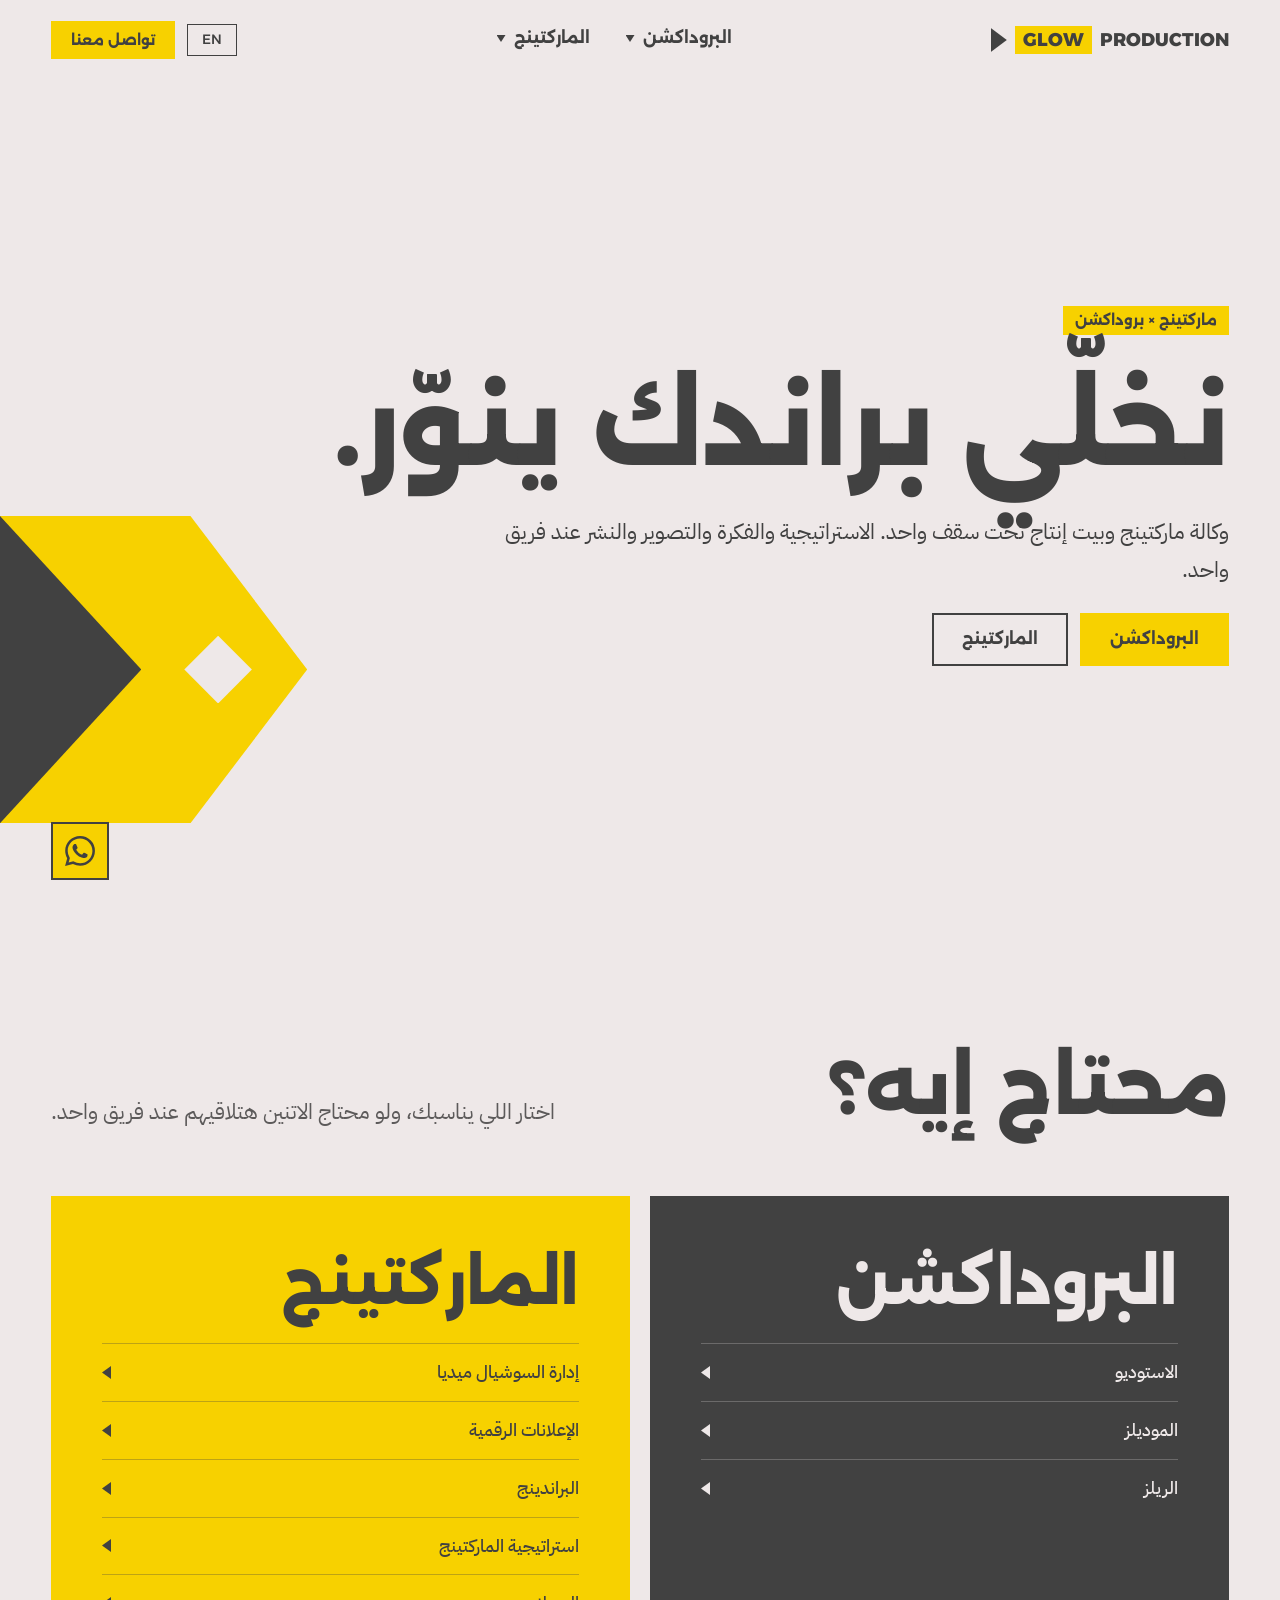
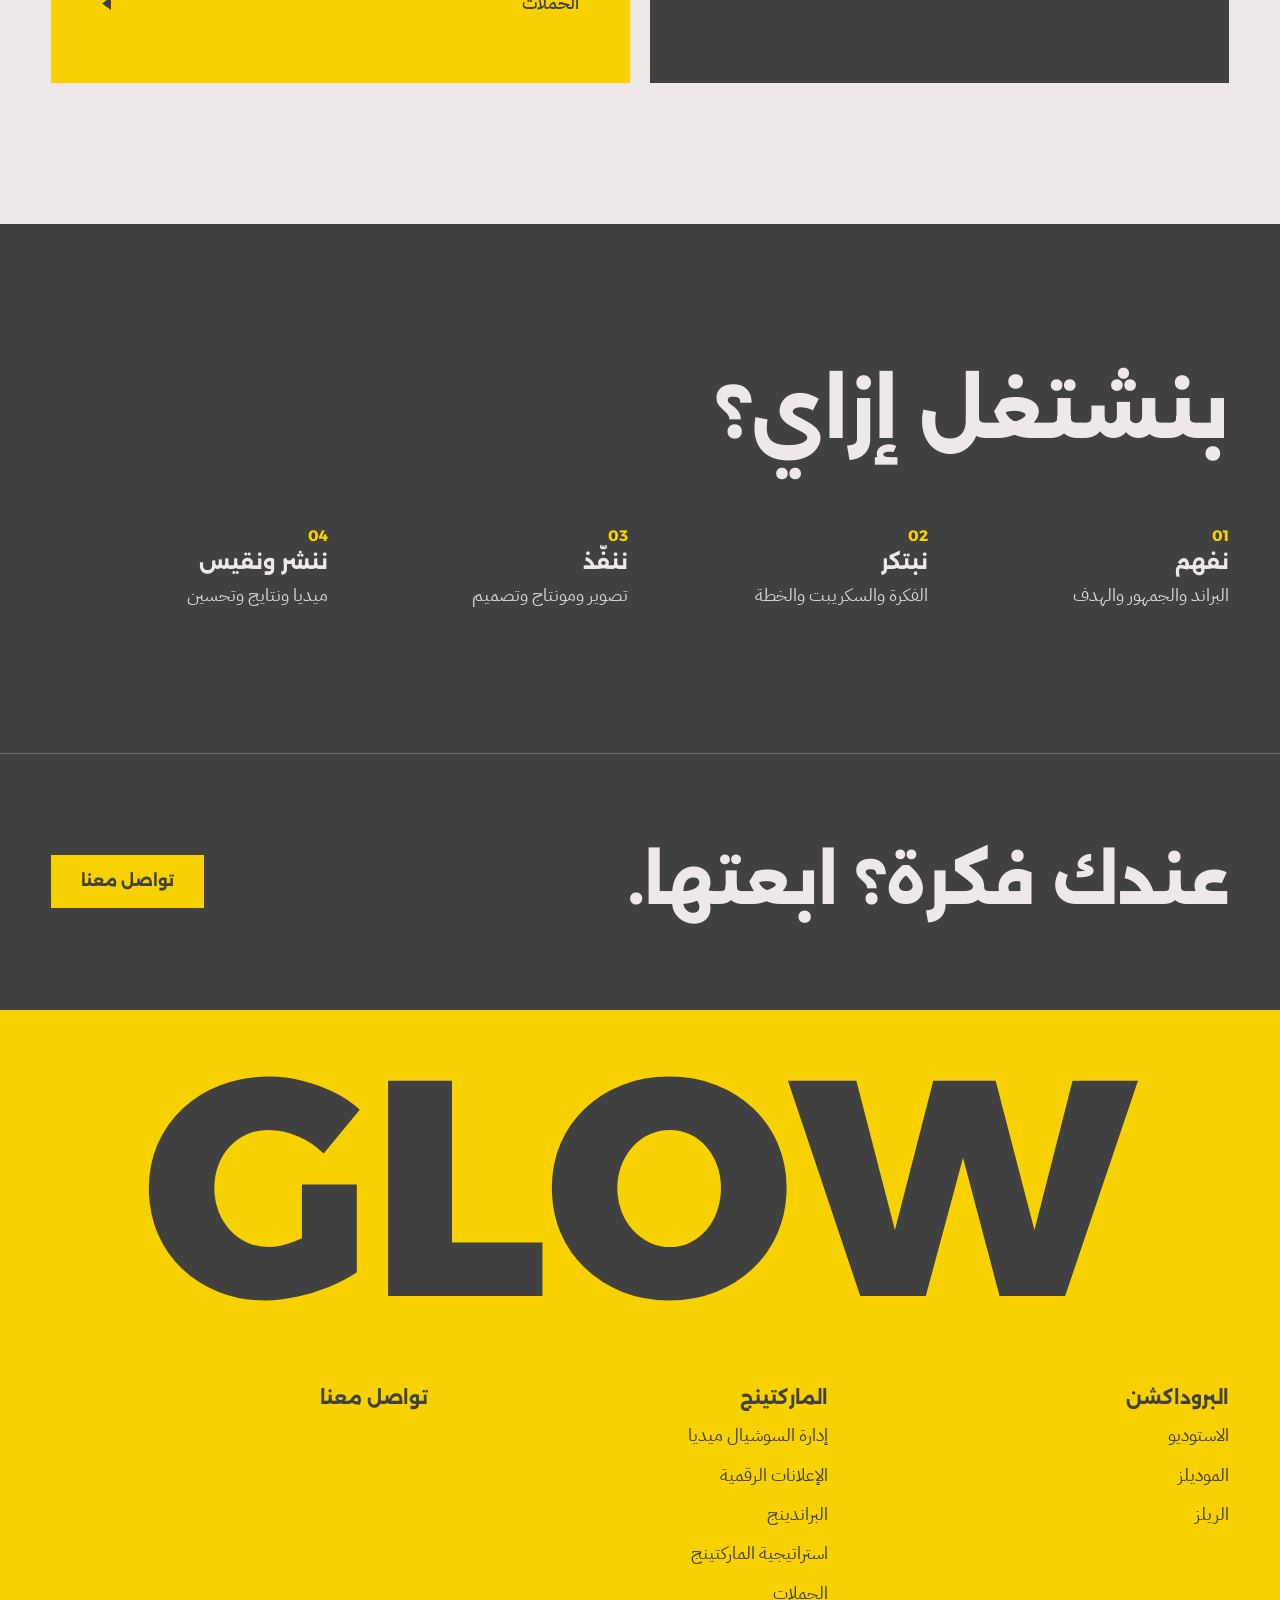
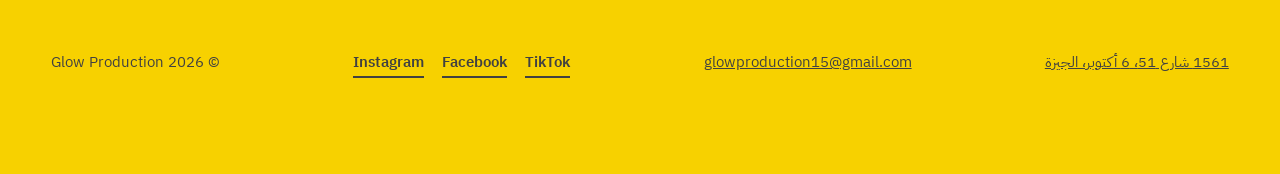
<file: index.html>
<!doctype html>
<html lang="ar" dir="rtl">
<head>
  <meta charset="utf-8">
  <meta name="viewport" content="width=device-width, initial-scale=1">
  <title data-i18n="title.home">Glow Production | ماركتينج وبروداكشن</title>
  <meta name="description" content="وكالة ماركتينج وبيت إنتاج تحت سقف واحد.">
  <script>document.documentElement.classList.add('js')</script>
  <link rel="preconnect" href="https://fonts.googleapis.com">
  <link rel="preconnect" href="https://fonts.gstatic.com" crossorigin>
  <link href="https://fonts.googleapis.com/css2?family=Alexandria:wght@300;500;700;800&family=IBM+Plex+Sans+Arabic:wght@400;500;600&display=swap" rel="stylesheet">
  <link rel="icon" href="data:image/svg+xml,%3Csvg xmlns=%22http://www.w3.org/2000/svg%22 viewBox=%220 0 32 32%22%3E%3Crect width=%2232%22 height=%2232%22 fill=%22%23f7d100%22/%3E%3Cpath d=%22M9 6l16 10-16 10z%22 fill=%22%23414141%22/%3E%3C/svg%3E">
  <link rel="stylesheet" href="styles.css">
</head>
<body data-page="home">
  <main id="main">
    <section class="hero" id="top" data-edit="site">
      <div class="hero__mark" aria-hidden="true"><i class="a"></i><i class="b"></i><i class="c"></i></div>
      <div class="hero__inner">
        <p class="eyebrow" data-i18n="hero.eyebrow">ماركتينج × بروداكشن</p>
        <h1 data-i18n="hero.title">نخلّي براندك ينوّر.</h1>
        <div class="hero__foot">
          <p class="lead" data-i18n="hero.lead">وكالة ماركتينج وبيت إنتاج تحت سقف واحد. الاستراتيجية والفكرة والتصوير والنشر عند فريق واحد.</p>
          <div class="hero__cta">
            <a class="btn" href="production.html" data-i18n="cta.production">البروداكشن</a>
            <a class="btn btn--ghost" href="marketing.html" data-i18n="cta.marketing">الماركتينج</a>
          </div>
        </div>
        <button class="reel" type="button" id="showreel" hidden>
          <span class="reel__icon" aria-hidden="true"></span>
          <span data-i18n="cta.reel">شغّل الشوريل</span>
        </button>
      </div>
    </section>

    <!-- Sections below fill from content/*.json and stay hidden while empty. -->
    <section class="clients" id="clients" aria-label="Clients" data-edit="home" hidden>
      <div class="clients__track" id="clientsTrack"></div>
    </section>

    <section class="section" id="services">
      <div class="section__head reveal">
        <h2 data-i18n="doors.title">محتاج إيه؟</h2>
        <p class="lead" data-i18n="doors.lead">اختار اللي يناسبك، ولو محتاج الاتنين هتلاقيهم عند فريق واحد.</p>
      </div>
      <div class="doors reveal" id="doors"></div>
    </section>

    <section class="section section--tight" id="work" data-edit="works" hidden>
      <div class="section__head reveal">
        <h2 data-i18n="work.title">الشغل بيتكلم.</h2>
        <div class="filters" id="filters" role="group" aria-label="Filter work"></div>
      </div>
      <div class="grid" id="grid"></div>
    </section>

    <section class="section section--dark">
      <h2 class="reveal" data-i18n="steps.title">بنشتغل إزاي؟</h2>
      <ol class="steps reveal">
        <li><b data-i18n="step.1">نفهم</b><span data-i18n="step.1d">البراند والجمهور والهدف</span></li>
        <li><b data-i18n="step.2">نبتكر</b><span data-i18n="step.2d">الفكرة والسكريبت والخطة</span></li>
        <li><b data-i18n="step.3">ننفّذ</b><span data-i18n="step.3d">تصوير ومونتاج وتصميم</span></li>
        <li><b data-i18n="step.4">ننشر ونقيس</b><span data-i18n="step.4d">ميديا ونتايج وتحسين</span></li>
      </ol>
    </section>

    <section class="section section--yellow" id="proof" data-edit="home" hidden>
      <div class="stats reveal" id="stats"></div>
      <figure class="quote reveal" id="quote">
        <blockquote id="quoteText"></blockquote>
        <figcaption id="quoteBy"></figcaption>
      </figure>
    </section>

    <section class="band section--dark">
      <h2 data-i18n="band.title">عندك فكرة؟ ابعتها.</h2>
      <a class="btn" href="contact.html" data-i18n="cta.contact">تواصل معنا</a>
    </section>
  </main>
  <script src="main.js"></script>
</body>
</html>
</file>
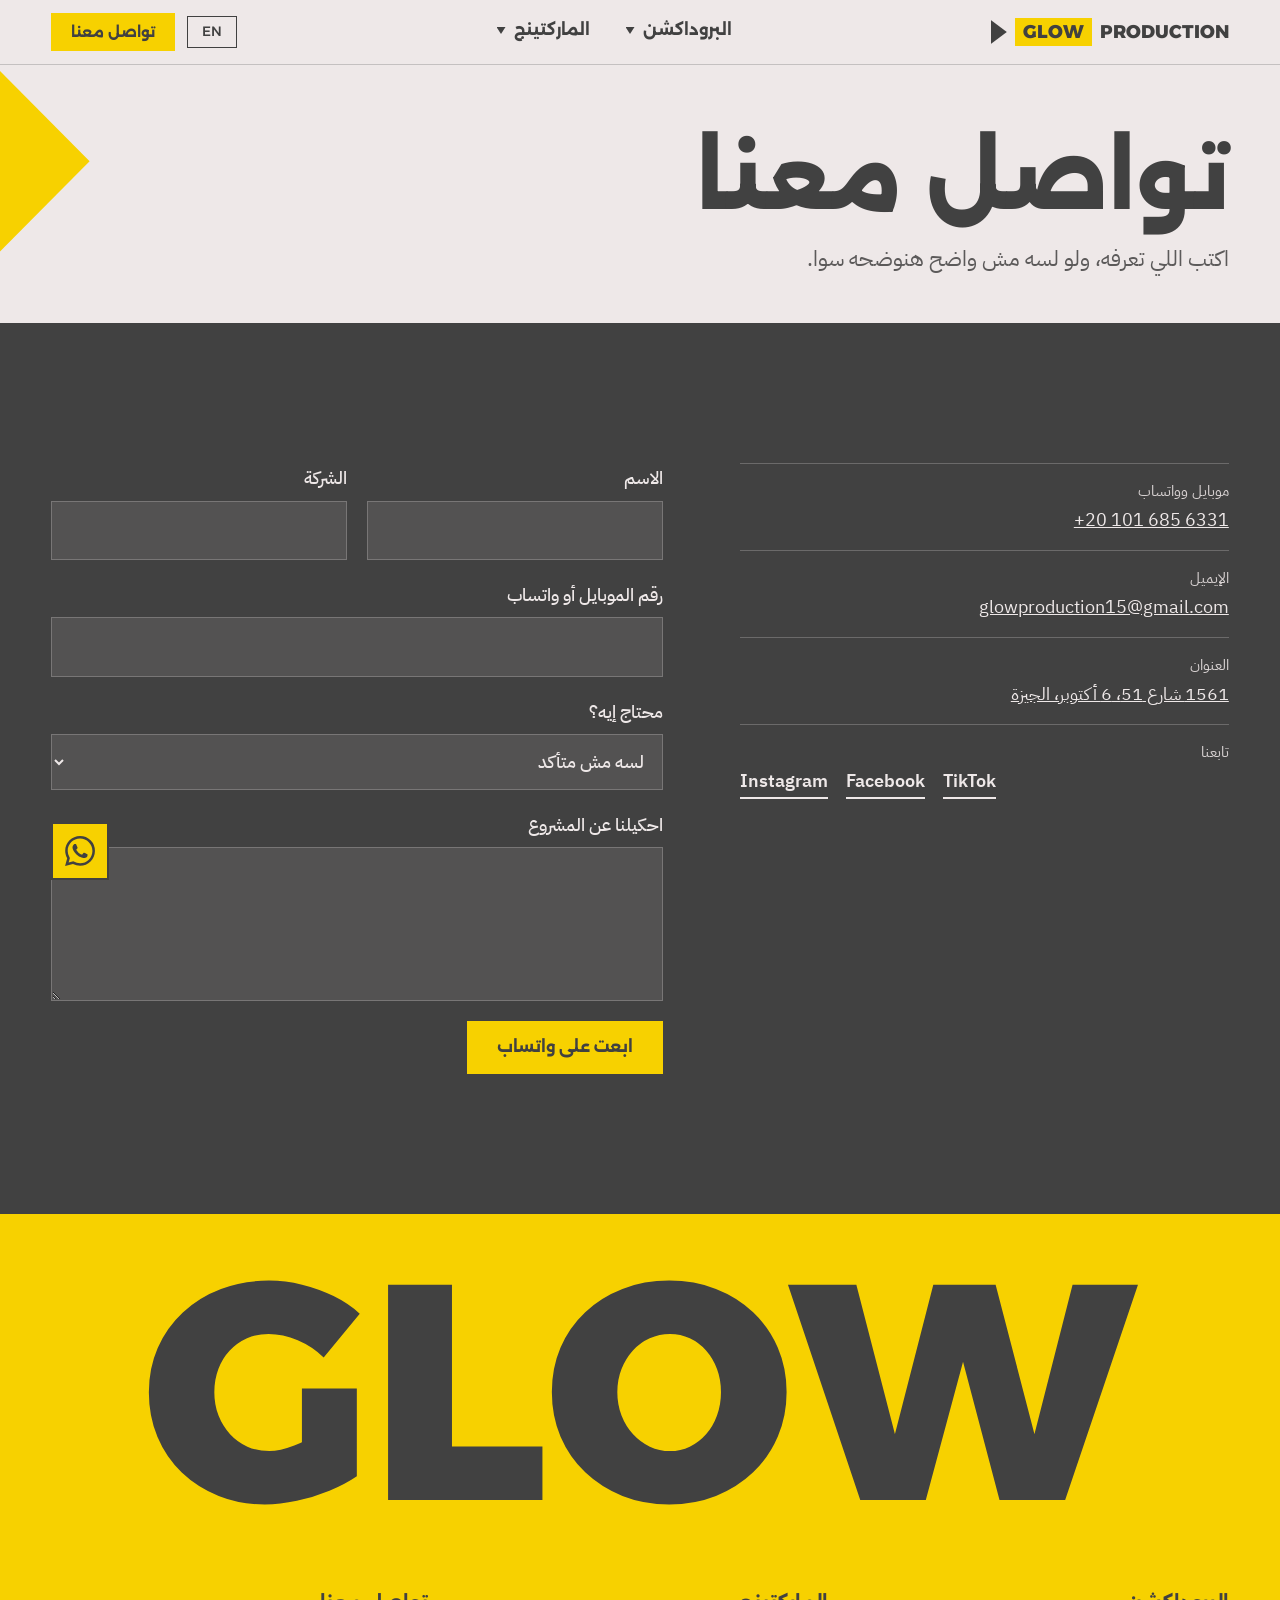
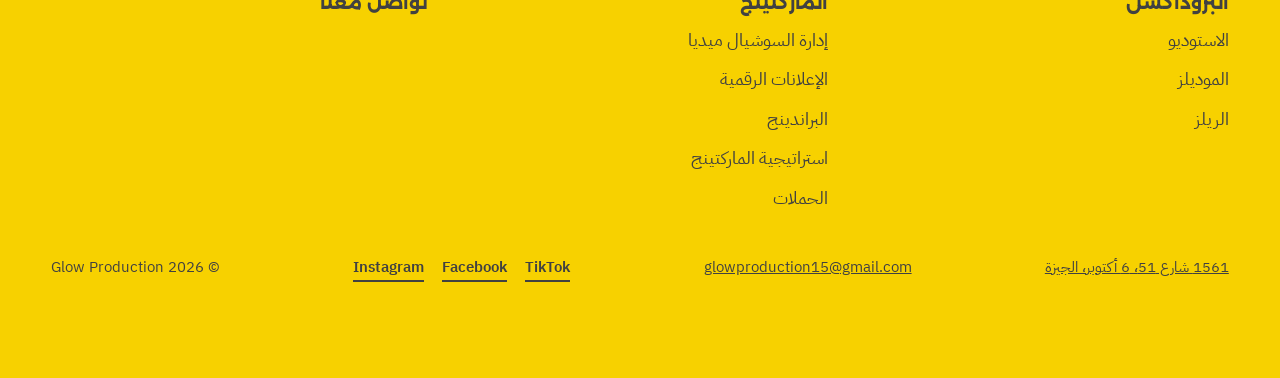
<file: contact.html>
<!doctype html>
<html lang="ar" dir="rtl">
<head>
  <meta charset="utf-8">
  <meta name="viewport" content="width=device-width, initial-scale=1">
  <title data-i18n="title.contact">تواصل معنا | Glow Production</title>
  <meta name="description" content="ابعت تفاصيل مشروعك لفريق Glow Production.">
  <script>document.documentElement.classList.add('js')</script>
  <link rel="preconnect" href="https://fonts.googleapis.com">
  <link rel="preconnect" href="https://fonts.gstatic.com" crossorigin>
  <link href="https://fonts.googleapis.com/css2?family=Alexandria:wght@300;500;700;800&family=IBM+Plex+Sans+Arabic:wght@400;500;600&display=swap" rel="stylesheet">
  <link rel="icon" href="data:image/svg+xml,%3Csvg xmlns=%22http://www.w3.org/2000/svg%22 viewBox=%220 0 32 32%22%3E%3Crect width=%2232%22 height=%2232%22 fill=%22%23f7d100%22/%3E%3Cpath d=%22M9 6l16 10-16 10z%22 fill=%22%23414141%22/%3E%3C/svg%3E">
  <link rel="stylesheet" href="styles.css">
</head>
<body data-page="contact">
  <main id="main">
    <section class="page-hero">
      <div class="page-hero__shape" aria-hidden="true"></div>
      <h1 data-i18n="contact.title">تواصل معنا</h1>
      <p class="lead" data-i18n="contact.lead">اكتب اللي تعرفه، ولو لسه مش واضح هنوضحه سوا.</p>
    </section>

    <section class="section section--dark brief">
      <div class="brief__intro">
        <dl class="contact-list" data-edit="site">
          <div><dt data-i18n="contact.phone">موبايل وواتساب</dt><dd><a id="contactPhone" dir="ltr"></a></dd></div>
          <div><dt data-i18n="contact.email">الإيميل</dt><dd><a id="contactEmail" dir="ltr"></a></dd></div>
          <div><dt data-i18n="contact.address">العنوان</dt><dd><a class="address" id="contactAddress" target="_blank" rel="noopener"></a></dd></div>
          <div><dt data-i18n="contact.social">تابعنا</dt><dd class="social" id="contactSocial"></dd></div>
        </dl>
      </div>
      <form class="form" id="form" novalidate>
        <label><span data-i18n="f.name">الاسم</span><input name="name" autocomplete="name" required></label>
        <label><span data-i18n="f.company">الشركة</span><input name="company" autocomplete="organization"></label>
        <label class="form__wide"><span data-i18n="f.phone">رقم الموبايل أو واتساب</span><input name="phone" type="tel" dir="ltr" autocomplete="tel" required></label>
        <label class="form__wide"><span data-i18n="f.type">محتاج إيه؟</span><select name="type" id="typeSelect"></select></label>
        <label class="form__wide"><span data-i18n="f.notes">احكيلنا عن المشروع</span><textarea name="notes" rows="4"></textarea></label>
        <div class="form__wide form__end">
          <button class="btn" type="submit" data-i18n="f.send">ابعت على واتساب</button>
          <p class="form__msg" id="formMsg" role="status"></p>
        </div>
      </form>
    </section>
  </main>
  <script src="main.js"></script>
</body>
</html>
</file>
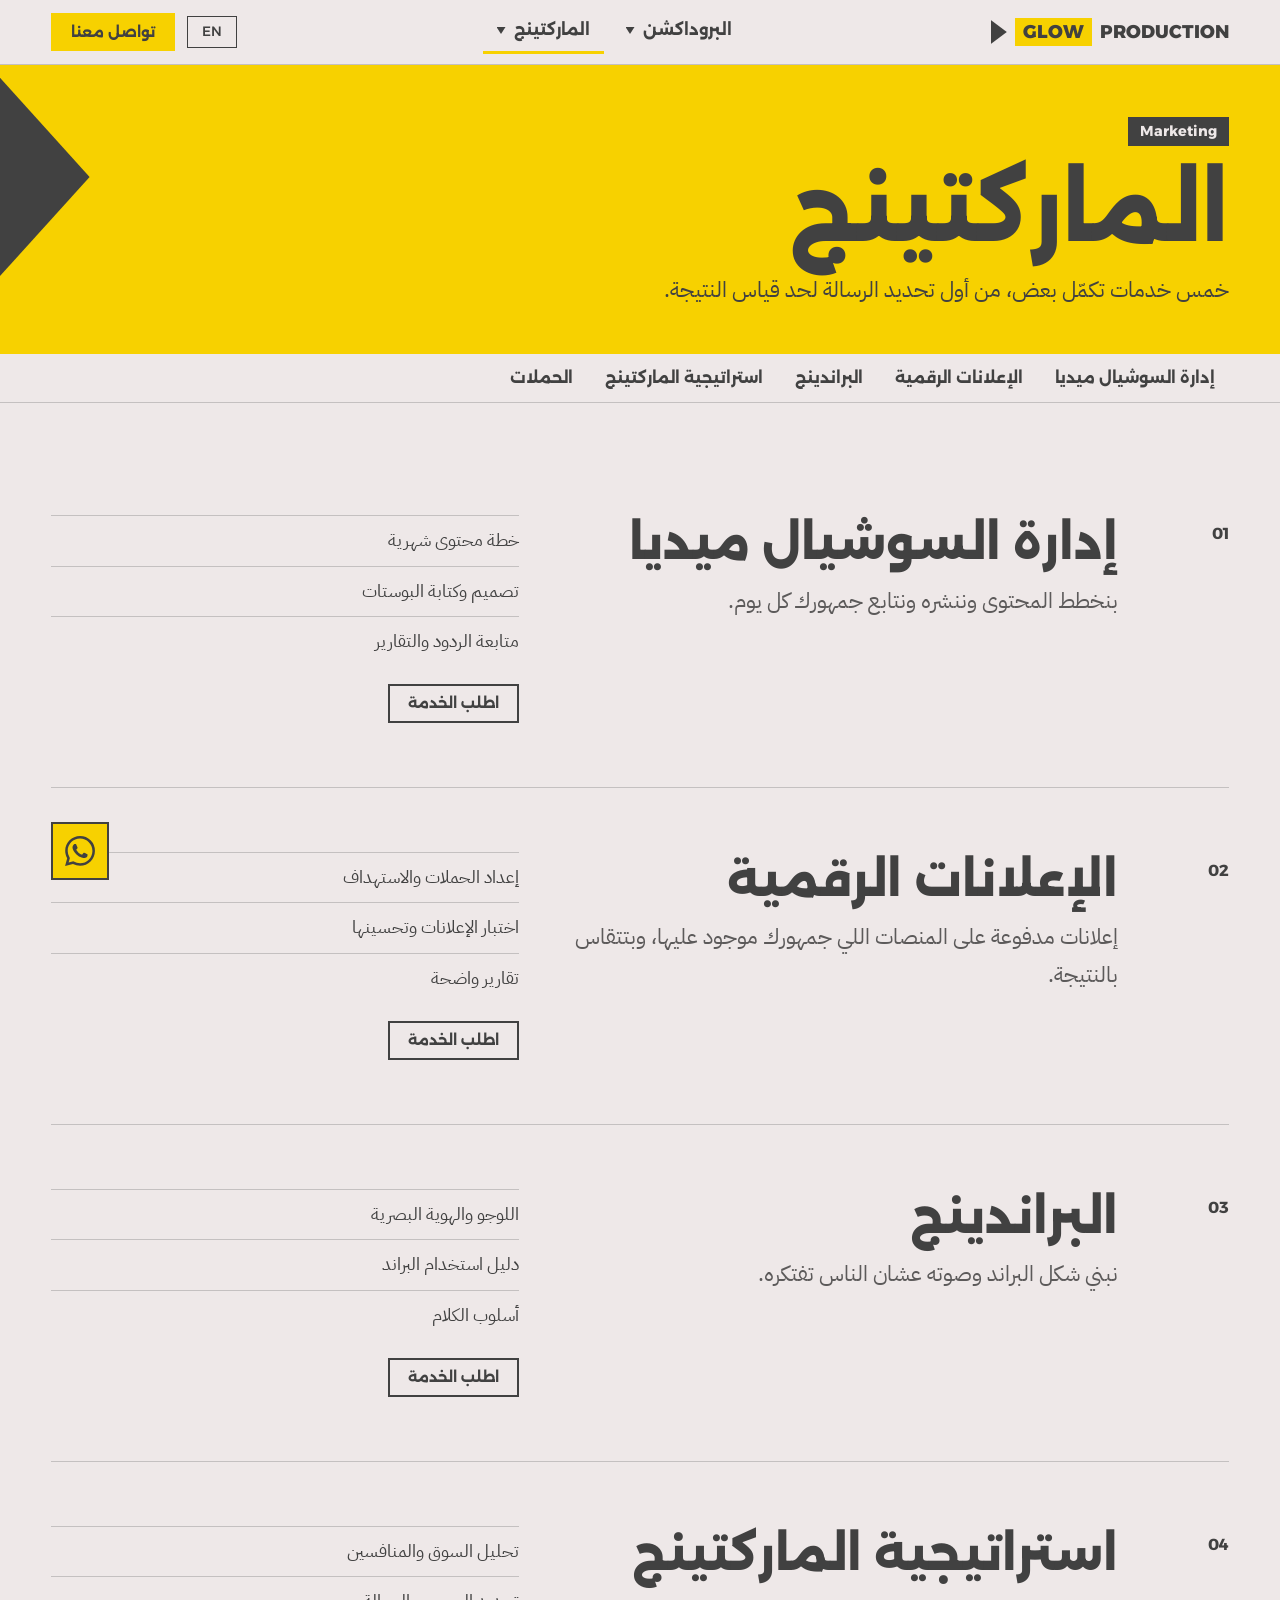
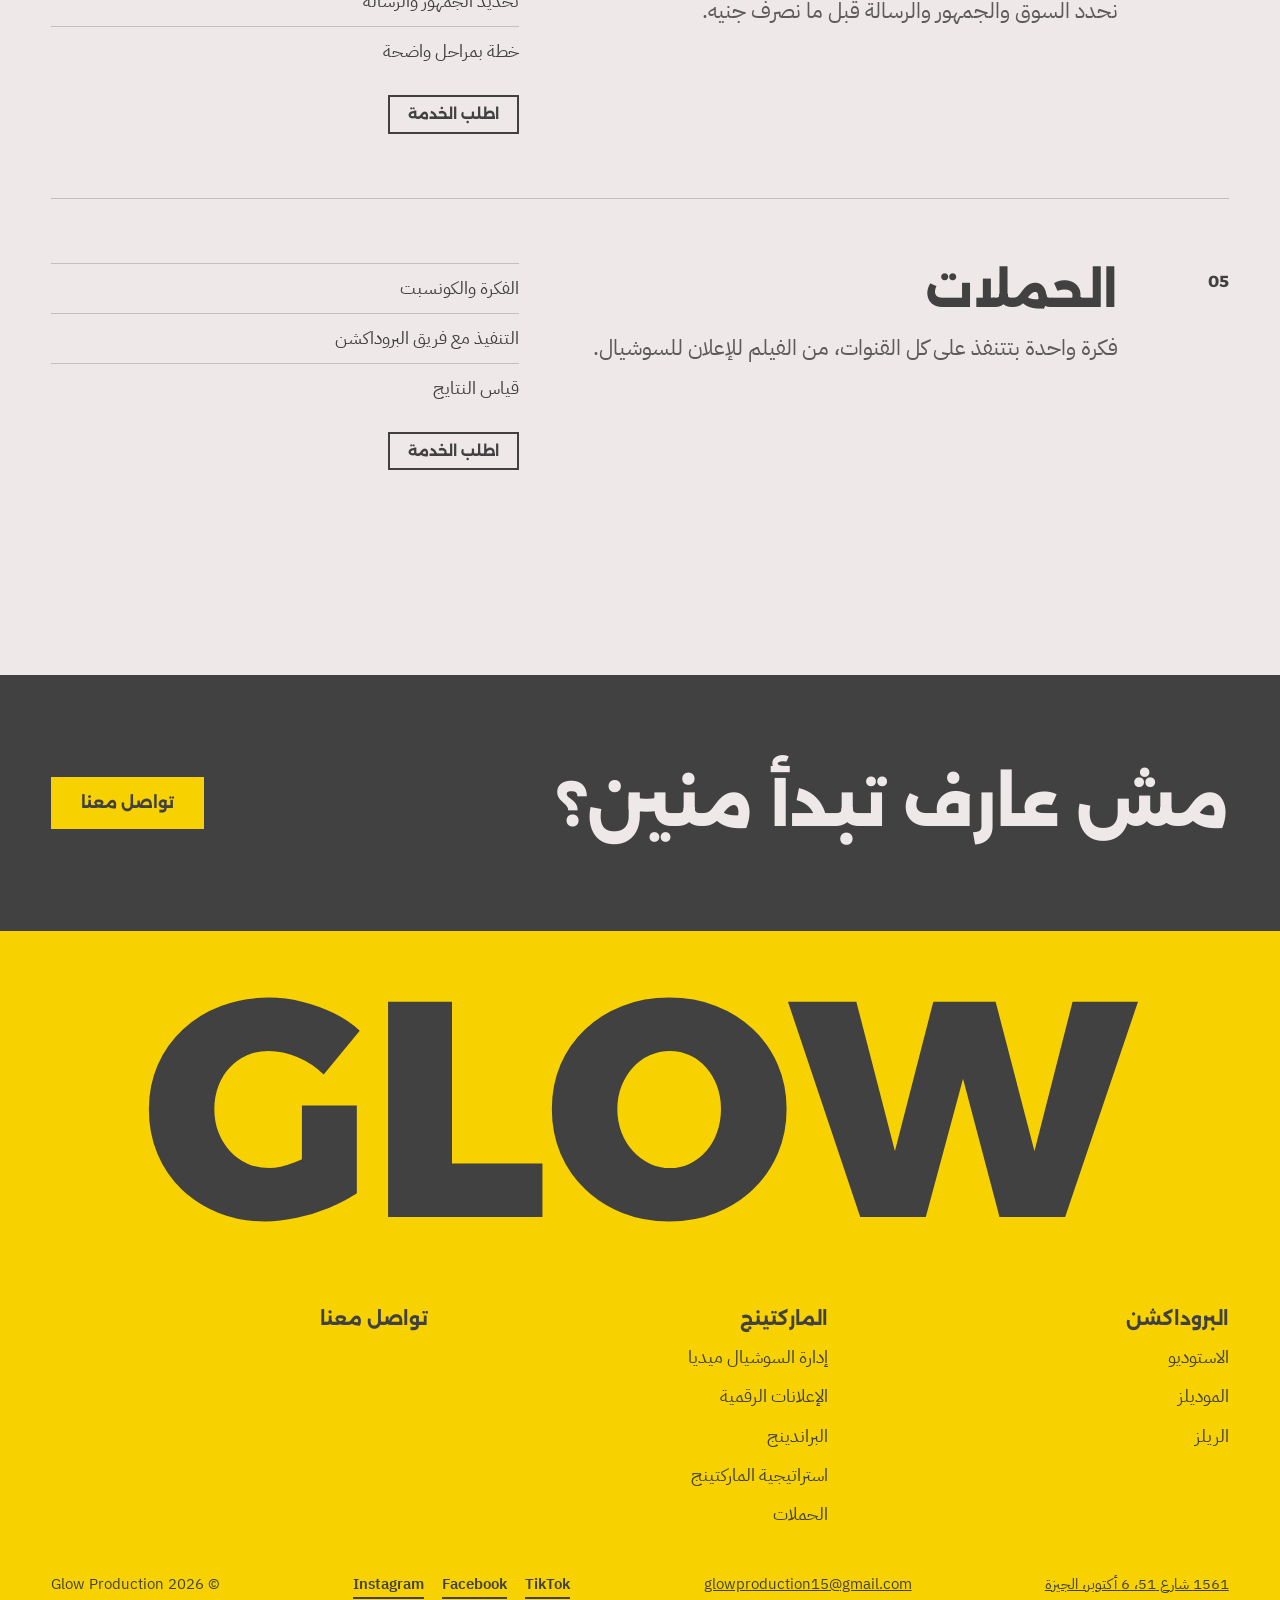
<file: marketing.html>
<!doctype html>
<html lang="ar" dir="rtl">
<head>
  <meta charset="utf-8">
  <meta name="viewport" content="width=device-width, initial-scale=1">
  <title data-i18n="title.marketing">الماركتينج | Glow Production</title>
  <meta name="description" content="إدارة السوشيال ميديا والإعلانات الرقمية والبراندينج واستراتيجية الماركتينج والحملات.">
  <script>document.documentElement.classList.add('js')</script>
  <link rel="preconnect" href="https://fonts.googleapis.com">
  <link rel="preconnect" href="https://fonts.gstatic.com" crossorigin>
  <link href="https://fonts.googleapis.com/css2?family=Alexandria:wght@300;500;700;800&family=IBM+Plex+Sans+Arabic:wght@400;500;600&display=swap" rel="stylesheet">
  <link rel="icon" href="data:image/svg+xml,%3Csvg xmlns=%22http://www.w3.org/2000/svg%22 viewBox=%220 0 32 32%22%3E%3Crect width=%2232%22 height=%2232%22 fill=%22%23f7d100%22/%3E%3Cpath d=%22M9 6l16 10-16 10z%22 fill=%22%23414141%22/%3E%3C/svg%3E">
  <link rel="stylesheet" href="styles.css">
</head>
<body data-page="marketing">
  <main id="main">
    <section class="page-hero section--yellow">
      <div class="page-hero__shape" aria-hidden="true"></div>
      <p class="eyebrow eyebrow--dark" data-i18n="mkt.tag">Marketing</p>
      <h1 data-i18n="mkt.title">الماركتينج</h1>
      <p class="lead" data-i18n="mkt.lead">خمس خدمات تكمّل بعض، من أول تحديد الرسالة لحد قياس النتيجة.</p>
    </section>

    <nav class="subnav" id="subnav" aria-label="Marketing"></nav>

    <section class="section section--tight">
      <div id="services" data-edit="sections"></div>
    </section>

    <section class="band section--dark">
      <h2 data-i18n="mkt.band">مش عارف تبدأ منين؟</h2>
      <a class="btn" href="contact.html" data-i18n="cta.contact">تواصل معنا</a>
    </section>
  </main>
  <script src="main.js"></script>
</body>
</html>
</file>
<file: styles.css>
:root {
  --yellow: #f7d100;
  --gray: #414141;
  --beige: #eee8e8;
  --muted: #5c5a5a;
  --line: rgba(65, 65, 65, .24);
  --line-on-dark: rgba(238, 232, 232, .24);
  --gutter: clamp(16px, 4vw, 56px);
  --display: "Alexandria", system-ui, sans-serif;
  --body: "IBM Plex Sans Arabic", "Alexandria", system-ui, sans-serif;
  /* Shapes taken from the logo */
  --arrow: polygon(0 0, 62% 0, 100% 50%, 62% 100%, 0 100%);
  --wedge: polygon(0 0, 100% 50%, 0 100%);
  --diamond: polygon(50% 0, 100% 50%, 50% 100%, 0 50%);
  --vee: polygon(0 0, 100% 0, 50% 100%);
}

* { box-sizing: border-box; }
[hidden] { display: none !important; }
html { scroll-behavior: smooth; scroll-padding-top: 130px; }
body {
  margin: 0;
  background: var(--beige);
  color: var(--gray);
  font: 400 clamp(1rem, .96rem + .2vw, 1.125rem)/1.75 var(--body);
  overflow-x: clip;
}
h1, h2, h3 { font-family: var(--display); font-weight: 800; line-height: 1.2; margin: 0; }
h2 { font-size: clamp(2.2rem, 6vw, 4.75rem); }
h3 { font-size: clamp(1.5rem, 3vw, 2.25rem); }
p { margin: 0; }
a { color: inherit; }
ul, ol { list-style: none; margin: 0; padding: 0; }
:focus-visible { outline: 2px solid currentColor; outline-offset: 3px; }

.skip { position: fixed; inset-inline-start: 12px; top: -60px; z-index: 100; background: var(--gray); color: var(--beige); padding: 8px 14px; }
.skip:focus { top: 12px; }
.eyebrow { display: inline-block; background: var(--yellow); color: var(--gray); padding: 3px 12px; font: 700 .9rem/1.6 var(--display); }
.lead { color: var(--muted); font-size: clamp(1.05rem, 1rem + .45vw, 1.35rem); max-width: 34em; }
.todo { border-bottom: 1px dashed currentColor; opacity: .8; }

.btn {
  display: inline-block; padding: 14px 28px; border: 2px solid var(--yellow);
  background: var(--yellow); color: var(--gray); font: 700 1rem/1.3 var(--display); text-decoration: none; cursor: pointer;
  transition: background .18s, color .18s, border-color .18s;
}
.btn:hover { background: var(--gray); border-color: var(--gray); color: var(--beige); }
.btn--ghost { background: transparent; color: var(--gray); border-color: var(--gray); }
.btn--small { padding: 8px 18px; font-size: .9rem; }
.brief .btn:hover { background: var(--beige); border-color: var(--beige); color: var(--gray); }

/* Header */
.header {
  position: fixed; inset: 0 0 auto; z-index: 50; display: flex; align-items: center; justify-content: space-between; gap: 24px;
  padding: 18px var(--gutter); transition: background .25s, padding .25s;
}
.header.is-solid { background: var(--beige); border-bottom: 1px solid var(--line); padding-block: 10px; }
.logo { display: inline-flex; align-items: center; text-decoration: none; direction: ltr; }
.logo img { display: block; height: 44px; width: auto; max-width: 46vw; object-fit: contain; }
.logo img:not([hidden]) + .logo__text { display: none; }
.logo__text { display: inline-flex; align-items: center; gap: 8px; font: 800 1.15rem/1 var(--display); }
.logo__text i { width: 16px; height: 24px; background: var(--gray); clip-path: var(--wedge); }
.logo__text b { background: var(--yellow); padding: 5px 8px; font-weight: 800; }
.nav { display: flex; gap: 8px; align-items: center; }
.nav__group { position: relative; }
.nav__top { display: inline-flex; align-items: center; gap: 8px; padding: 10px 14px; text-decoration: none; font: 700 1rem/1.3 var(--display); border-bottom: 3px solid transparent; }
.nav__group .nav__top::after { content: ""; width: 9px; height: 7px; background: currentColor; clip-path: var(--vee); }
.nav__top:hover, .nav__top[aria-current] { border-color: var(--yellow); }
.nav__contact { display: none; }
.nav__panel { position: absolute; top: 100%; inset-inline-start: 0; min-width: 250px; padding: 8px; background: var(--gray); color: var(--beige); visibility: hidden; opacity: 0; transform: translateY(6px); transition: opacity .16s, transform .16s, visibility .16s; }
.nav__group:hover .nav__panel, .nav__group:focus-within .nav__panel { visibility: visible; opacity: 1; transform: none; }
.nav__panel a { display: block; padding: 10px 12px; text-decoration: none; font-weight: 500; }
.nav__panel a:hover, .nav__panel a:focus-visible { background: var(--yellow); color: var(--gray); }
.header__actions { display: flex; align-items: center; gap: 12px; }
.lang { background: none; border: 1px solid var(--gray); color: var(--gray); padding: 8px 14px; font: 500 .85rem/1 var(--display); cursor: pointer; }
.lang:hover { background: var(--gray); color: var(--beige); }
.menu { display: none; width: 42px; height: 42px; background: none; border: 1px solid var(--gray); cursor: pointer; position: relative; }
.menu span { position: absolute; inset-inline: 10px; height: 2px; background: var(--gray); transition: transform .2s, top .2s; }
.menu span:first-child { top: 15px; }
.menu span:last-child { top: 23px; }
.menu[aria-expanded="true"] span:first-child { top: 19px; transform: rotate(45deg); }
.menu[aria-expanded="true"] span:last-child { top: 19px; transform: rotate(-45deg); }

/* Hero */
.hero { --mark: min(24vw, 40svh); position: relative; min-height: 100svh; display: flex; align-items: center; overflow: hidden; isolation: isolate; }
[dir="rtl"] .hero__mark { left: 0; }
[dir="ltr"] .hero__mark { right: 0; }
.hero__mark { position: absolute; z-index: -1; bottom: clamp(32px, 6vw, 80px); width: var(--mark); aspect-ratio: 1; direction: ltr; }
.hero__mark i { position: absolute; display: block; }
.hero__mark .a { inset: 0; background: var(--yellow); clip-path: var(--arrow); }
.hero__mark .b { inset: 0 auto 0 0; width: 46%; background: var(--gray); clip-path: var(--wedge); }
.hero__mark .c { width: 22%; aspect-ratio: 1; top: 39%; left: 60%; background: var(--beige); clip-path: var(--diamond); }
.hero__inner { width: 100%; padding: 110px calc(var(--mark) + 24px) 40px var(--gutter); padding-inline: var(--gutter) calc(var(--mark) + 24px); position: relative; }
.hero h1 { font-size: clamp(3.2rem, 8.4vw, 8.5rem); line-height: 1.16; margin-block: 30px 24px; }
.hero__foot { display: flex; flex-direction: column; align-items: flex-start; gap: 24px; }
.hero__foot .lead { color: var(--gray); }
.hero__cta { display: flex; flex-wrap: wrap; gap: 12px; }
.reel { display: inline-flex; align-items: center; gap: 12px; margin-top: 28px; background: none; border: 0; padding: 0; color: var(--gray); font: 700 1rem/1 var(--display); cursor: pointer; }
.reel__icon { width: 26px; height: 34px; background: var(--gray); clip-path: var(--wedge); transition: transform .2s; }
.reel:hover .reel__icon { transform: translateX(4px); }

/* Clients */
.clients { background: var(--yellow); overflow: hidden; padding-block: 18px; direction: ltr; }
.clients__track { display: flex; width: max-content; animation: slide 36s linear infinite; }
.clients__set { display: flex; align-items: center; gap: 72px; padding-right: 72px; }
.clients img { display: block; height: 40px; width: auto; max-width: 160px; object-fit: contain; mix-blend-mode: multiply; }
.clients span { font: 700 1.05rem/1.4 var(--display); white-space: nowrap; }
@keyframes slide { to { transform: translateX(-50%); } }

/* Sections */
.section { padding: clamp(72px, 11vw, 150px) var(--gutter); }
.section--dark { background: var(--gray); color: var(--beige); --line: var(--line-on-dark); --muted: #d9d3d3; }
.section--yellow { background: var(--yellow); --line: rgba(65, 65, 65, .32); --muted: var(--gray); }
.section__head { display: flex; flex-wrap: wrap; align-items: flex-end; justify-content: space-between; gap: 24px; margin-bottom: clamp(32px, 5vw, 64px); }

/* Work */
.filters { display: flex; flex-wrap: wrap; gap: 8px; }
.filters button { background: none; color: var(--gray); border: 1px solid var(--gray); padding: 8px 18px; font: 500 .95rem/1.4 var(--display); cursor: pointer; }
.filters button:hover { background: var(--yellow); border-color: var(--yellow); }
.filters button[aria-pressed="true"] { background: var(--gray); border-color: var(--gray); color: var(--beige); }
.grid { display: grid; grid-template-columns: repeat(12, 1fr); gap: clamp(12px, 1.6vw, 22px); }
.card { grid-column: span 4; position: relative; display: flex; flex-direction: column; justify-content: flex-end; min-height: clamp(320px, 34vw, 480px); padding: clamp(18px, 2vw, 28px); overflow: hidden; text-decoration: none; isolation: isolate; }
.card--wide { grid-column: span 8; }
.card--dark { background: var(--gray); color: var(--beige); --shape: var(--yellow); }
.card--yellow { background: var(--yellow); color: var(--gray); --shape: var(--gray); }
.card__art { position: absolute; z-index: -1; top: clamp(16px, 2vw, 28px); inset-inline-end: clamp(16px, 2vw, 28px); height: clamp(22px, 2.4vw, 32px); aspect-ratio: 1; background: var(--shape); clip-path: var(--poly); transition: transform .3s cubic-bezier(.2, .7, .2, 1); }
.card:hover .card__art { transform: scale(1.25); }
.card__cat { font: 500 .85rem/1.4 var(--display); }
.card h3 { font-size: clamp(1.3rem, 2.3vw, 2rem); margin-block: 4px; }
.card__meta { font-size: .98rem; }

/* Services */
.split { display: grid; grid-template-columns: 1fr 1fr; gap: 1px; background: var(--line); border: 1px solid var(--line); }
.pane { background: var(--gray); padding: clamp(24px, 4vw, 56px); }
.pane--hot { background: var(--yellow); color: var(--gray); --line: rgba(65, 65, 65, .32); }
.pane--hot .eyebrow { background: var(--gray); color: var(--beige); }
.pane h3 { margin-block: 14px 28px; }
.pane li { padding-block: 14px; border-top: 1px solid var(--line); font-size: 1.1rem; }
.steps { display: grid; grid-template-columns: repeat(4, 1fr); gap: 24px; margin-top: clamp(40px, 6vw, 72px); counter-reset: s; }
.steps li { counter-increment: s; display: grid; gap: 4px; }
.steps li::before { content: counter(s, decimal-leading-zero); color: var(--yellow); font: 700 .95rem/1 var(--display); }
.steps b { font: 700 1.3rem/1.4 var(--display); }
.steps span { color: var(--muted); }

/* Studio */
.studio { display: grid; grid-template-columns: 1.1fr 1fr; gap: clamp(32px, 6vw, 88px); align-items: center; }
.studio__art { position: relative; aspect-ratio: 4/3; background: var(--gray); overflow: hidden; direction: ltr; }
.studio__art::before { content: ""; position: absolute; top: 24px; left: 24px; width: 28px; height: 36px; background: var(--yellow); clip-path: var(--wedge); }
.studio h2 { font-size: clamp(2rem, 4.4vw, 3.5rem); margin-block: 14px 28px; }
.studio .lead { margin-bottom: 4px; }

/* Proof */
.stats { display: grid; grid-template-columns: repeat(4, 1fr); gap: 24px; }
.stats b { display: inline-block; font: 800 clamp(2.6rem, 6vw, 5rem)/1.2 var(--display); }
.stats span { display: block; }
.quote { margin: clamp(48px, 7vw, 96px) 0 0; max-width: 46em; }
.quote blockquote { display: inline; margin: 0; font: 500 clamp(1.4rem, 3vw, 2.4rem)/1.6 var(--display); }
.quote figcaption { display: table; margin-top: 18px; }

/* Brief */
.brief { display: grid; grid-template-columns: 1fr 1.25fr; gap: clamp(32px, 6vw, 88px); }
.brief h2 { margin-bottom: 16px; }
.brief__alt { margin-top: 28px; color: var(--muted); }
.form { display: grid; grid-template-columns: 1fr 1fr; gap: 20px; }
.form label { display: grid; gap: 6px; font-weight: 500; }
.form__wide { grid-column: 1 / -1; }
.form input, .form select, .form textarea { width: 100%; padding: 13px 14px; background: rgba(238, 232, 232, .1); border: 1px solid var(--line); border-radius: 0; color: var(--beige); font: inherit; }
.form option { color: var(--gray); background: var(--beige); }
.form input:focus, .form select:focus, .form textarea:focus { outline: none; border-color: var(--yellow); }
.form .is-bad { border: 2px solid var(--yellow); }
.form__end { display: flex; flex-wrap: wrap; align-items: center; gap: 18px; }
.form__msg { color: var(--yellow); }

/* Footer */
.footer { padding: 0 var(--gutter) 96px; background: var(--yellow); overflow: hidden; }
.footer__big { font: 800 clamp(5.5rem, 24vw, 21rem)/1.15 var(--display); text-align: center; direction: ltr; }
.footer__row { display: flex; flex-wrap: wrap; justify-content: space-between; gap: 16px; font-size: .95rem; }

/* Dialog */
.dialog { width: min(1100px, calc(100vw - 32px)); padding: 0; border: 0; background: var(--gray); color: var(--beige); }
.dialog::backdrop { background: rgba(65, 65, 65, .9); }
.dialog__frame { aspect-ratio: 16/9; max-height: calc(100svh - 64px); }
.dialog__frame iframe { display: block; width: 100%; height: 100%; border: 0; }
.dialog--tall { width: min(400px, calc(100vw - 32px), calc((100svh - 64px) * 9 / 16)); }
.dialog--tall .dialog__frame { aspect-ratio: 9/16; }
.dialog__close { position: absolute; top: 8px; inset-inline-end: 8px; width: 42px; height: 42px; border: 0; background: var(--yellow); color: var(--gray); font-size: 1.5rem; cursor: pointer; }

/* Home: the two main paths */
.section--tight { padding-top: 0; }
.doors { display: grid; grid-template-columns: 1fr 1fr; gap: clamp(12px, 1.6vw, 22px); }
.door { padding: clamp(24px, 4vw, 56px); }
.door--dark { background: var(--gray); color: var(--beige); --line: var(--line-on-dark); }
.door--yellow { background: var(--yellow); color: var(--gray); --line: rgba(65, 65, 65, .32); }
.door h3 { font-size: clamp(2rem, 5vw, 3.75rem); margin-bottom: 24px; }
.door h3 a { text-decoration: none; }
.door li a { display: flex; justify-content: space-between; align-items: center; padding-block: 13px; border-top: 1px solid var(--line); text-decoration: none; font-size: 1.1rem; font-weight: 500; }
.door li a::after { content: ""; width: 9px; height: 13px; background: currentColor; clip-path: var(--wedge); transition: transform .18s; }
[dir="rtl"] .door li a::after { transform: scaleX(-1); }
.door li a:hover { font-weight: 600; }

.band { display: flex; flex-wrap: wrap; align-items: center; justify-content: space-between; gap: 24px; padding: clamp(48px, 7vw, 96px) var(--gutter); background: var(--gray); color: var(--beige); }
.band h2 { font-size: clamp(2rem, 5vw, 4rem); }
.band .btn:hover { background: var(--beige); border-color: var(--beige); color: var(--gray); }
.section--dark ~ .band { border-top: 1px solid var(--line-on-dark); }

/* Inner pages */
.page-hero { position: relative; overflow: hidden; padding: clamp(96px, 9vw, 124px) var(--gutter) clamp(28px, 3.5vw, 44px); isolation: isolate; }
.page-hero h1 { font-size: clamp(2.6rem, 7vw, 5.5rem); margin-block: 10px 10px; }
.page-hero__shape { position: absolute; z-index: -1; inset-block: 22%; inset-inline-end: 0; width: min(7vw, 96px); background: var(--yellow); clip-path: var(--wedge); }
.section--yellow .page-hero__shape, .page-hero.section--yellow .page-hero__shape { background: var(--gray); }
.eyebrow--dark { background: var(--gray); color: var(--beige); }
.section--dark .btn--ghost, .band .btn--ghost { color: var(--beige); border-color: var(--beige); }

.subnav { position: sticky; top: 66px; z-index: 40; display: flex; gap: 4px; padding-inline: var(--gutter); background: var(--beige); border-bottom: 1px solid var(--line); overflow-x: auto; }
.subnav a { padding: 14px 14px 11px; white-space: nowrap; text-decoration: none; font: 700 .98rem/1.3 var(--display); border-bottom: 3px solid transparent; }
.subnav a:hover { border-color: var(--yellow); }
.subnav + .section--tight { padding-top: clamp(24px, 4vw, 48px); }

.svc { display: grid; grid-template-columns: 72px 1.2fr 1fr; gap: clamp(16px, 3vw, 48px); padding-block: clamp(32px, 5vw, 64px); border-top: 1px solid var(--line); }
.svc:first-child { border-top: 0; }
.svc__num { font: 700 1rem/2.4 var(--display); }
.svc h2 { font-size: clamp(1.8rem, 3.6vw, 3rem); margin-bottom: 12px; }
.svc li { padding-block: 9px; border-top: 1px solid var(--line); }
.svc .btn { margin-top: 18px; }

.studio .btn { margin-top: 26px; }
.models { display: grid; grid-template-columns: repeat(4, 1fr); gap: clamp(12px, 1.6vw, 22px); }
.model { position: relative; display: flex; flex-direction: column; justify-content: flex-end; aspect-ratio: 3/4; padding: 16px; overflow: hidden; isolation: isolate; }
.model--dark { background: var(--gray); color: var(--beige); --shape: var(--yellow); }
.model--yellow { background: var(--yellow); color: var(--gray); --shape: var(--gray); }
.model h3 { font-size: 1.15rem; }
.model .btn { align-self: flex-start; margin-top: 10px; }
.model p { font-size: .95rem; }
.model--yellow .btn { background: var(--gray); border-color: var(--gray); color: var(--beige); }
.model .btn:hover { background: var(--beige); border-color: var(--beige); color: var(--gray); }
.reels { display: grid; grid-template-columns: repeat(4, 1fr); gap: clamp(12px, 1.6vw, 22px); }
.reel-card { position: relative; overflow: hidden; isolation: isolate; display: flex; flex-direction: column; justify-content: space-between; align-items: flex-start; aspect-ratio: 9/16; padding: 16px; border: 0; color: var(--gray); font: 700 1rem/1.4 var(--display); text-align: start; cursor: pointer; }
.reel-card--yellow { background: var(--yellow); }
.reel-card--beige { background: var(--beige); }
.reel-card:hover .reel__icon { transform: scale(1.2); }

.contact-list { margin: 0; }
.contact-list div { padding-block: 14px; border-top: 1px solid var(--line); }
.contact-list dt { color: var(--muted); font-size: .95rem; }
.contact-list dd { margin: 0; display: inline-block; }
.contact-list .social { display: flex; }

.footer__map { display: grid; grid-template-columns: repeat(3, 1fr); gap: 24px; padding-block: 16px 36px; }
.footer__map a { display: block; padding-block: 4px; text-decoration: none; }
.footer__map a:hover { text-decoration: underline; }
.footer__head { font: 700 1.15rem/1.6 var(--display); }
.social { display: flex; flex-wrap: wrap; gap: 6px 18px; direction: ltr; }
.social a { font-weight: 600; text-decoration: none; border-bottom: 2px solid currentColor; }
.social a:hover { border-color: var(--yellow); }
.footer .social a:hover { border-color: var(--gray); color: var(--gray); opacity: .7; }

/* Floating WhatsApp button */
.wa { position: fixed; z-index: 45; bottom: 20px; inset-inline-end: var(--gutter); display: grid; place-items: center; width: 58px; height: 58px; background: var(--yellow); border: 2px solid var(--gray); color: var(--gray); transition: background .18s, color .18s; }
.wa svg { width: 30px; height: 30px; fill: currentColor; }
.wa:hover { background: var(--gray); color: var(--yellow); }

/* Reveal */
.js .reveal { opacity: 0; transform: translateY(26px); transition: opacity .7s, transform .7s; }
.js .reveal.is-in { opacity: 1; transform: none; }

@media (max-width: 860px) {
  .menu { display: block; }
  .header .btn--small { display: none; }
  .nav { position: fixed; inset: 0; z-index: -1; flex-direction: column; align-items: stretch; gap: 10px; padding: 92px var(--gutter) 32px; overflow-y: auto; background: var(--beige); visibility: hidden; opacity: 0; transition: opacity .2s; }
  .nav.is-open { visibility: visible; opacity: 1; }
  .nav__top { padding: 6px 0; font-size: 1.5rem; }
  .nav__group .nav__top::after { display: none; }
  .nav__panel { position: static; min-width: 0; padding: 0; background: none; color: var(--gray); visibility: inherit; opacity: 1; transform: none; }
  .nav__panel a { padding: 9px 0; border-top: 1px solid var(--line); }
  .nav__contact { display: block; margin-top: 8px; padding: 12px 16px; background: var(--yellow); text-align: center; border: 0; }
  .doors, .svc { grid-template-columns: 1fr; }
  .svc { gap: 10px; }
  .models, .reels { grid-template-columns: 1fr 1fr; }
  .footer__map { grid-template-columns: 1fr 1fr; }
  .header { gap: 8px; }
  .logo__text { font-size: .92rem; gap: 6px; }
  .page-hero__shape { width: 8vw; }
  .hero { --mark: min(30vw, 20svh); min-height: 0; }
  .hero__mark { top: 84px; bottom: auto; }
  .hero__inner { padding: calc(var(--mark) + 92px) var(--gutter) 32px; }
  .hero h1 { font-size: clamp(3rem, 14vw, 6rem); }
  .card, .card--wide { grid-column: 1 / -1; min-height: 300px; }
  .split, .studio, .brief { grid-template-columns: 1fr; }
  .steps, .stats { grid-template-columns: 1fr 1fr; }
}
@media (max-width: 520px) {
  .form { grid-template-columns: 1fr; }
  .hero__cta .btn { flex: 1; text-align: center; }
}
@media (prefers-reduced-motion: reduce) {
  html { scroll-behavior: auto; }
  .clients__track { animation: none; }
  .js .reveal { opacity: 1; transform: none; transition: none; }
}

/* Photos and videos added from the dashboard */
.card__img { position: absolute; inset: 0; z-index: -1; width: 100%; height: 100%; object-fit: cover; }
.card__body { display: flex; flex-direction: column; align-items: flex-start; }
.card--photo .card__body, .model--photo .card__body { max-width: 100%; padding: 10px 14px; background: var(--gray); color: var(--beige); }
.card__link { position: absolute; inset: 0; display: grid; place-items: center; background: none; border: 0; cursor: pointer; }
.card__link .reel__icon { width: 44px; height: 56px; background: var(--yellow); }
.card--yellow:not(.card--photo) .card__link .reel__icon { background: var(--gray); }
.card__link:hover .reel__icon { transform: scale(1.15); }
.reel-card--photo .reel__icon { background: var(--yellow); }
.reel-card--photo .reel-card__title { padding: 4px 10px; background: var(--gray); color: var(--beige); }
.studio__art--media::before { display: none; }
.studio-tile { position: relative; display: block; width: 100%; height: 100%; padding: 0; border: 0; background: var(--gray); cursor: pointer; overflow: hidden; isolation: isolate; }
.studio-tile .card__img { transition: transform .4s cubic-bezier(.2, .7, .2, 1); }
.studio-tile:hover .card__img { transform: scale(1.04); }
.studio-tile__title { position: absolute; bottom: 12px; inset-inline-start: 12px; max-width: calc(100% - 24px); padding: 6px 12px; background: var(--gray); color: var(--beige); font: 700 .95rem/1.4 var(--display); text-align: start; }
.studio-tile .reel__icon { position: absolute; inset: 0; margin: auto; width: 44px; height: 56px; background: var(--yellow); }
.studio__gallery { grid-column: 1 / -1; display: grid; grid-template-columns: repeat(3, 1fr); gap: clamp(12px, 1.6vw, 22px); }
.studio__gallery .studio-tile { aspect-ratio: 4/3; }
.dialog--photo .dialog__frame { aspect-ratio: auto; }
.dialog__frame > img, .dialog__frame > video { display: block; width: 100%; max-height: calc(100svh - 64px); object-fit: contain; background: var(--gray); }

/* Edit mode (owner only, opened with ?edit) */
.is-editing [data-edit] { position: relative; outline: 2px dashed var(--yellow); outline-offset: -8px; }
.edit-pin { position: absolute; z-index: 35; top: 16px; inset-inline-start: 16px; padding: 6px 12px; border: 2px solid var(--yellow); background: var(--gray); color: var(--yellow); font: 700 .9rem/1.3 var(--display); text-decoration: none; }
.edit-pin:hover { background: var(--yellow); color: var(--gray); }
.hero > .edit-pin { top: 96px; }
.is-editing .clients, .is-editing .contact-list { padding-top: 60px; }
.is-editing .section--tight[data-edit] { padding-top: 72px; }
.is-editing [data-edit].is-empty { min-height: 200px; }
.is-editing [data-edit].is-empty::after { content: "القسم ده فاضي ومش ظاهر للزوار. دوس على القلم عشان تضيف."; display: block; padding: 24px var(--gutter); color: var(--muted); font-weight: 600; }
.edit-bar { position: fixed; z-index: 60; bottom: 24px; left: 50%; transform: translateX(-50%); display: flex; gap: 12px; padding: 8px 14px; background: var(--gray); color: var(--beige); font-size: .9rem; white-space: nowrap; }
.edit-bar a { color: var(--yellow); }

/* Sections added from the dashboard */
.svc .section-media { grid-column: 1 / -1; margin-top: 8px; }
.extra__points { max-width: 40em; }
.extra__points li { padding-block: 9px; border-top: 1px solid var(--line); }
.extra .section-media { margin-top: clamp(24px, 4vw, 48px); }
.is-editing #extraSections, .is-editing #services { padding-top: 60px; }
.is-editing #extraSections.is-empty::after { content: "مفيش أقسام إضافية لسه. دوس على القلم عشان تضيف قسم زي البودكاست."; }

/* Note shown while models or reels have no content yet */
.empty-note { grid-column: 1 / -1; max-width: 36em; color: var(--muted); font-size: 1.1rem; }
.empty-note .social { margin-top: 12px; }

@media (max-width: 860px) { .studio__gallery { grid-template-columns: 1fr 1fr; } }
@media (max-width: 520px) { .studio-tile__title { bottom: 8px; inset-inline-start: 8px; padding: 4px 8px; font-size: .8rem; } }
</file>
